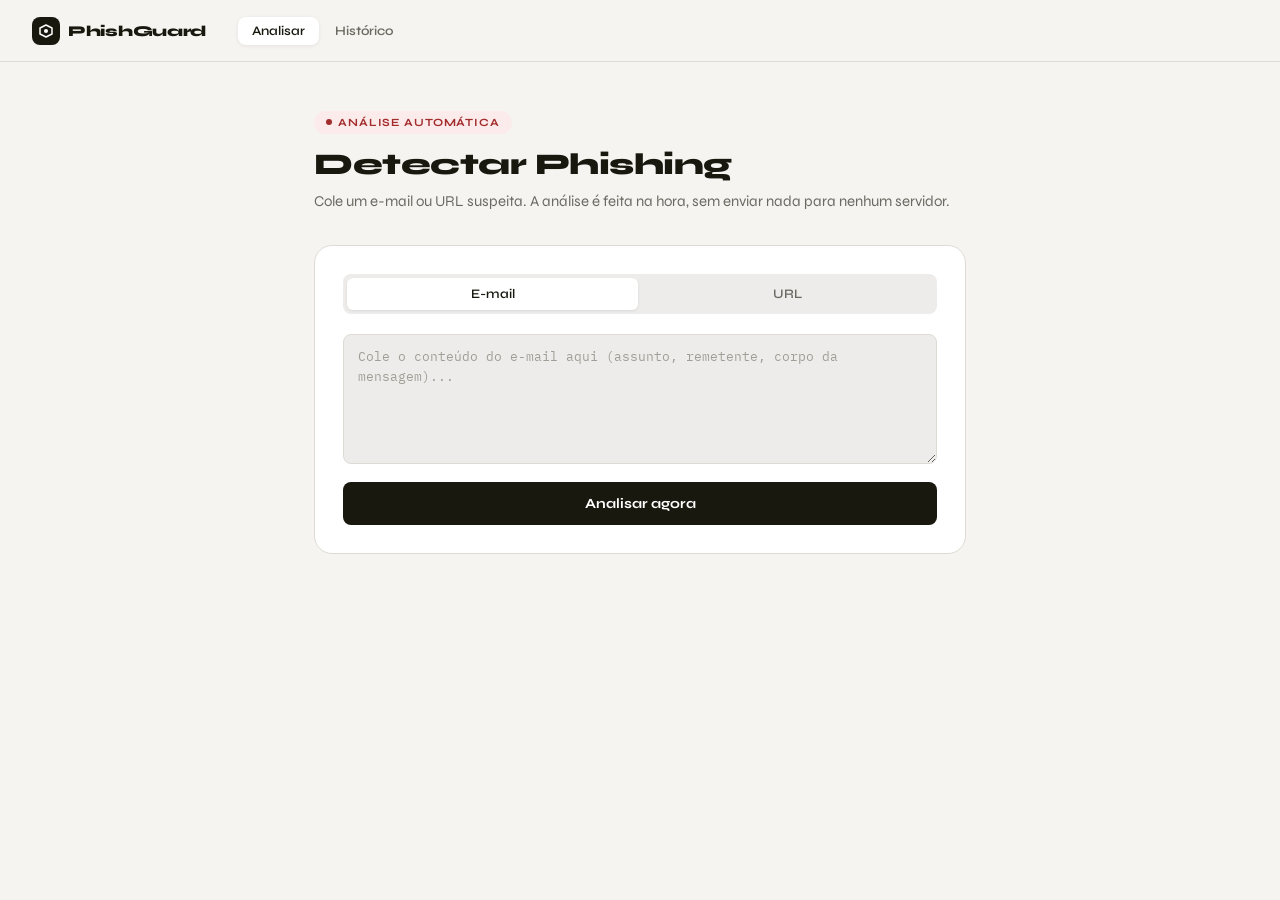
<file: index.html>
<!DOCTYPE html>
<html lang="pt-BR">
<head>
  <meta charset="UTF-8"/>
  <meta name="viewport" content="width=device-width, initial-scale=1.0"/>
  <title>PhishGuard — Analisar</title>
  <link rel="stylesheet" href="style.css"/>
</head>
<body>

<nav>
  <a class="nav-brand" href="index.html">
    <div class="nav-brand-icon">
      <svg viewBox="0 0 14 14" fill="none" xmlns="http://www.w3.org/2000/svg">
        <path d="M7 1L13 4V10L7 13L1 10V4L7 1Z" stroke="white" stroke-width="1.5" stroke-linejoin="round"/>
        <circle cx="7" cy="7" r="2" fill="white"/>
      </svg>
    </div>
    PhishGuard
  </a>
  <div class="nav-links">
    <a class="nav-link active" href="index.html">Analisar</a>
    <a class="nav-link" href="historico.html">Histórico</a>
  </div>
</nav>

<div class="page">
  <div class="page-header">
    <div class="page-badge badge-red">
      <span class="pulse"></span>
      Análise automática
    </div>
    <h1>Detectar Phishing</h1>
    <p class="page-subtitle">Cole um e-mail ou URL suspeita. A análise é feita na hora, sem enviar nada para nenhum servidor.</p>
  </div>

  <div class="card">
    <div class="tabs">
      <button class="tab active" onclick="setTab('email', this)">E-mail</button>
      <button class="tab" onclick="setTab('url', this)">URL</button>
    </div>

    <textarea
      class="textarea"
      id="input"
      placeholder="Cole o conteúdo do e-mail aqui (assunto, remetente, corpo da mensagem)..."
    ></textarea>

    <button class="btn" id="btn" onclick="analyze()">Analisar agora</button>
    <button class="btn btn-outline" id="reset-btn" style="display:none;margin-top:8px" onclick="resetForm()">Analisar outro</button>
  </div>

  <div id="result" style="display:none">
    <div class="verdict-box verdict"></div>
    <div class="findings-title">Indicadores encontrados</div>
    <div class="findings"></div>
  </div>
</div>

<script src="app.js"></script>
<script>
  let currentTab = 'email';

  function setTab(t, el) {
    currentTab = t;
    document.querySelectorAll('.tab').forEach(b => b.classList.remove('active'));
    el.classList.add('active');
    const ta = document.getElementById('input');
    ta.placeholder = t === 'email'
      ? 'Cole o conteúdo do e-mail aqui (assunto, remetente, corpo da mensagem)...'
      : 'Cole a URL suspeita aqui (ex: https://seu-banco.login-seguro.net/acesso)';
    resetForm();
  }

  function resetForm() {
    document.getElementById('result').style.display = 'none';
    document.getElementById('reset-btn').style.display = 'none';
    document.getElementById('btn').style.display = 'block';
    document.getElementById('input').value = '';
  }

  function analyze() {
    const input = document.getElementById('input').value.trim();
    if (!input) return alert('Cole algum conteúdo para analisar.');

    const { score, findings } = currentTab === 'email' ? analyzeEmail(input) : analyzeURL(input);
    const verdict = getVerdict(score);
    const summary = getSummary(verdict, score);

    const resultEl = document.getElementById('result');
    renderResult(resultEl, findings, { score, verdict, summary });
    resultEl.style.display = 'block';
    resultEl.scrollIntoView({ behavior: 'smooth', block: 'start' });

    saveToHistory({
      type: currentTab,
      preview: input.slice(0, 120),
      verdict, score, summary, findings
    });

    document.getElementById('btn').style.display = 'none';
    document.getElementById('reset-btn').style.display = 'block';
  }
</script>
</body>
</html>
</file>
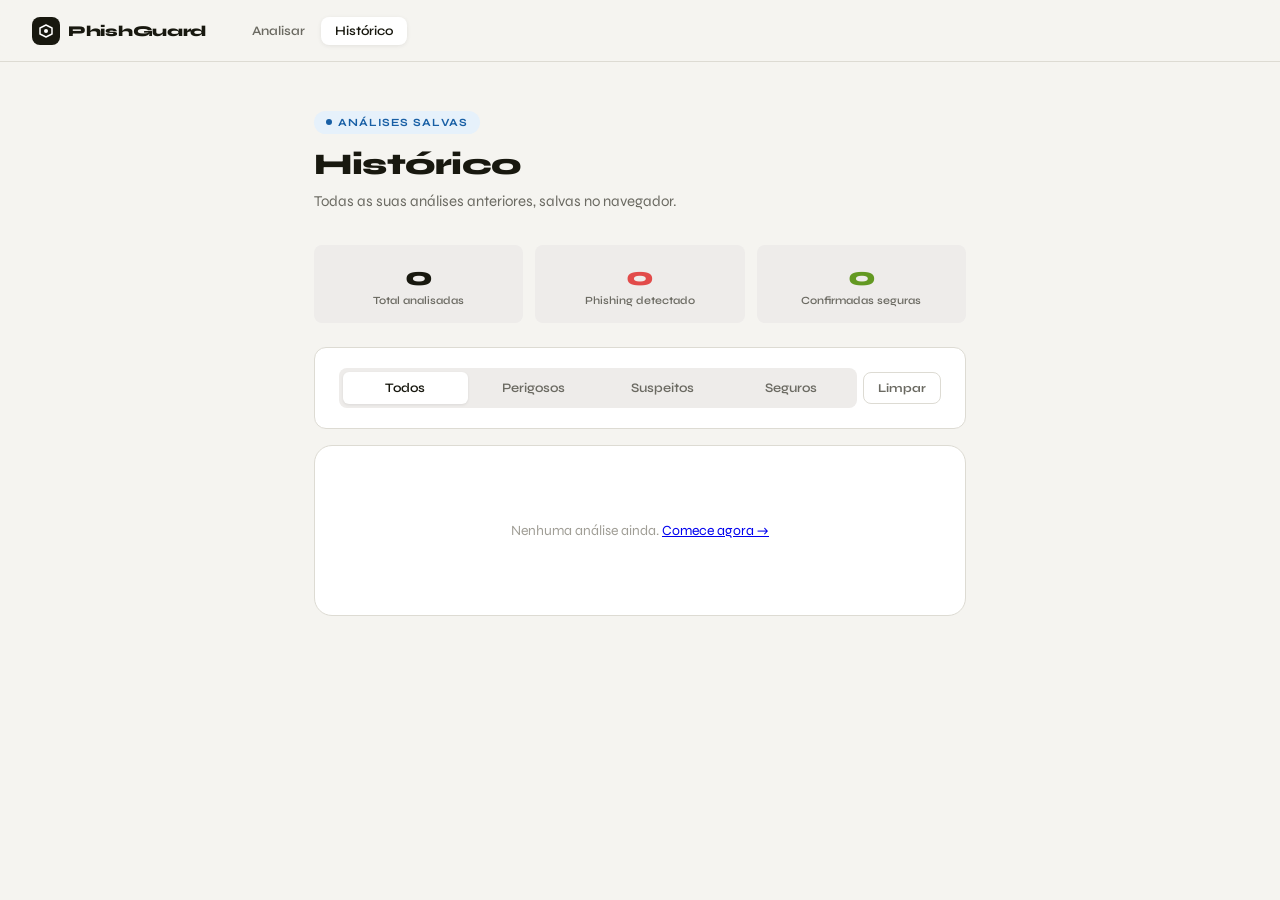
<file: historico.html>
<!DOCTYPE html>
<html lang="pt-BR">
<head>
  <meta charset="UTF-8"/>
  <meta name="viewport" content="width=device-width, initial-scale=1.0"/>
  <title>PhishGuard — Histórico</title>
  <link rel="stylesheet" href="style.css"/>
</head>
<body>

<nav>
  <a class="nav-brand" href="index.html">
    <div class="nav-brand-icon">
      <svg viewBox="0 0 14 14" fill="none" xmlns="http://www.w3.org/2000/svg">
        <path d="M7 1L13 4V10L7 13L1 10V4L7 1Z" stroke="white" stroke-width="1.5" stroke-linejoin="round"/>
        <circle cx="7" cy="7" r="2" fill="white"/>
      </svg>
    </div>
    PhishGuard
  </a>
  <div class="nav-links">
    <a class="nav-link" href="index.html">Analisar</a>
    <a class="nav-link active" href="historico.html">Histórico</a>
  </div>
</nav>

<div class="page">
  <div class="page-header">
    <div class="page-badge badge-blue">
      <span class="pulse"></span>
      Análises salvas
    </div>
    <h1>Histórico</h1>
    <p class="page-subtitle">Todas as suas análises anteriores, salvas no navegador.</p>
  </div>

  <div class="stat-grid" id="stats-grid"></div>

  <div class="card-sm" style="display:flex;gap:6px;align-items:center;margin-bottom:1rem">
    <div class="tabs" style="flex:1;margin:0">
      <button class="tab active" onclick="filterHistory('all', this)">Todos</button>
      <button class="tab" onclick="filterHistory('danger', this)">Perigosos</button>
      <button class="tab" onclick="filterHistory('suspicious', this)">Suspeitos</button>
      <button class="tab" onclick="filterHistory('safe', this)">Seguros</button>
    </div>
    <button onclick="clearHistory()" style="padding:8px 14px;background:transparent;border:1px solid var(--border);border-radius:var(--radius-sm);font-family:'Syne',sans-serif;font-size:12px;font-weight:700;color:var(--text-muted);cursor:pointer" onmouseover="this.style.background='var(--surface2)'" onmouseout="this.style.background='transparent'">Limpar</button>
  </div>

  <div class="card">
    <div id="history-list"></div>
  </div>

  <div id="detail" style="display:none">
    <div style="display:flex;align-items:center;justify-content:space-between;margin-bottom:1rem">
      <h2 style="font-size:18px;font-weight:700">Detalhes da análise</h2>
      <button onclick="closeDetail()" style="background:var(--surface2);border:none;border-radius:var(--radius-sm);padding:6px 14px;font-family:'Syne',sans-serif;font-size:13px;font-weight:600;cursor:pointer">Fechar</button>
    </div>
    <div class="verdict-box verdict"></div>
    <div class="findings-title">Indicadores</div>
    <div class="findings"></div>
  </div>
</div>

<script src="app.js"></script>
<script>
  let currentFilter = 'all';
  let allHistory = [];

  function verdictColor(v) {
    return v === 'danger' ? 'var(--red)' : v === 'suspicious' ? 'var(--amber)' : 'var(--green)';
  }

  function typeLabel(t) { return t === 'email' ? 'E-mail' : 'URL'; }

  function formatDate(iso) {
    const d = new Date(iso);
    return d.toLocaleDateString('pt-BR') + ' ' + d.toLocaleTimeString('pt-BR', { hour: '2-digit', minute: '2-digit' });
  }

  function renderStats() {
    const s = getStats();
    document.getElementById('stats-grid').innerHTML = `
      <div class="stat-card">
        <div class="stat-num">${s.total}</div>
        <div class="stat-label">Total analisadas</div>
      </div>
      <div class="stat-card">
        <div class="stat-num" style="color:var(--red)">${s.danger}</div>
        <div class="stat-label">Phishing detectado</div>
      </div>
      <div class="stat-card">
        <div class="stat-num" style="color:var(--green)">${s.safe}</div>
        <div class="stat-label">Confirmadas seguras</div>
      </div>`;
  }

  function renderList(filter) {
    const list = filter === 'all' ? allHistory : allHistory.filter(x => x.verdict === filter);
    const el = document.getElementById('history-list');
    if (list.length === 0) {
      el.innerHTML = `<div class="history-empty">${filter === 'all' ? 'Nenhuma análise ainda. <a href="index.html">Comece agora →</a>' : 'Nenhuma análise nessa categoria.'}</div>`;
      return;
    }
    el.innerHTML = list.map(item => `
      <div class="history-item" onclick="showDetail(${item.id})">
        <div class="history-verdict" style="background:${verdictColor(item.verdict)}"></div>
        <div class="history-content">
          <div class="history-text">${item.preview}</div>
          <div class="history-meta">${typeLabel(item.type)} · ${formatDate(item.date)}</div>
        </div>
        <div class="history-score" style="color:${verdictColor(item.verdict)}">${item.score}/100</div>
      </div>`).join('');
  }

  function filterHistory(f, el) {
    currentFilter = f;
    document.querySelectorAll('.tabs .tab').forEach(b => b.classList.remove('active'));
    el.classList.add('active');
    renderList(f);
  }

  function showDetail(id) {
    const item = allHistory.find(x => x.id === id);
    if (!item) return;
    const det = document.getElementById('detail');
    det.style.display = 'block';
    renderResult(det, item.findings, item);
    det.scrollIntoView({ behavior: 'smooth' });
  }

  function closeDetail() { document.getElementById('detail').style.display = 'none'; }

  function clearHistory() {
    if (!confirm('Limpar todo o histórico?')) return;
    localStorage.removeItem('phishing_history');
    allHistory = [];
    renderStats();
    renderList(currentFilter);
  }

  allHistory = getHistory();
  renderStats();
  renderList('all');
</script>
</body>
</html>
</file>
<file: style.css>
@import url('https://fonts.googleapis.com/css2?family=Syne:wght@400;600;700;800&family=IBM+Plex+Mono:wght@400;500&display=swap');

*, *::before, *::after { box-sizing: border-box; margin: 0; padding: 0; }

:root {
  --bg: #f5f4f0;
  --surface: #ffffff;
  --surface2: #eeecea;
  --border: #dddbd3;
  --text: #18180f;
  --text-muted: #6b6a62;
  --text-hint: #a09e96;
  --radius-sm: 8px;
  --radius-md: 12px;
  --radius-lg: 18px;
  --red: #E24B4A;
  --red-light: #FCEBEB;
  --red-dark: #A32D2D;
  --amber: #EF9F27;
  --amber-light: #FAEEDA;
  --amber-dark: #854F0B;
  --green: #639922;
  --green-light: #EAF3DE;
  --green-dark: #3B6D11;
  --blue: #378ADD;
  --blue-light: #E6F1FB;
  --blue-dark: #185FA5;
  --nav-h: 62px;
}

body {
  font-family: 'Syne', sans-serif;
  background: var(--bg);
  color: var(--text);
  min-height: 100vh;
}

/* ── NAV ── */
nav {
  position: sticky;
  top: 0;
  z-index: 100;
  height: var(--nav-h);
  background: rgba(245,244,240,0.88);
  backdrop-filter: blur(12px);
  border-bottom: 1px solid var(--border);
  display: flex;
  align-items: center;
  padding: 0 2rem;
  gap: 2rem;
}

.nav-brand {
  display: flex;
  align-items: center;
  gap: 8px;
  text-decoration: none;
  font-size: 15px;
  font-weight: 800;
  color: var(--text);
  letter-spacing: -0.3px;
  flex-shrink: 0;
}

.nav-brand-icon {
  width: 28px;
  height: 28px;
  background: var(--text);
  border-radius: 8px;
  display: flex;
  align-items: center;
  justify-content: center;
}

.nav-brand-icon svg { width: 14px; height: 14px; }

.nav-links {
  display: flex;
  gap: 2px;
  flex: 1;
}

.nav-link {
  padding: 6px 14px;
  border-radius: var(--radius-sm);
  font-size: 13px;
  font-weight: 600;
  color: var(--text-muted);
  text-decoration: none;
  transition: all .15s;
}

.nav-link:hover { background: var(--surface2); color: var(--text); }
.nav-link.active { background: var(--surface); color: var(--text); box-shadow: 0 1px 4px rgba(0,0,0,0.08); }

.nav-badge {
  margin-left: auto;
  display: flex;
  align-items: center;
  gap: 6px;
  font-size: 11px;
  font-weight: 700;
  color: var(--green-dark);
  background: var(--green-light);
  padding: 4px 10px;
  border-radius: 999px;
}

.nav-badge.disconnected { color: var(--red-dark); background: var(--red-light); }

.nav-dot {
  width: 6px; height: 6px;
  border-radius: 50%;
  background: currentColor;
}

/* ── PAGE WRAPPER ── */
.page {
  max-width: 700px;
  margin: 0 auto;
  padding: 3rem 1.5rem 4rem;
}

.page-wide {
  max-width: 960px;
  margin: 0 auto;
  padding: 3rem 1.5rem 4rem;
}

/* ── HEADINGS ── */
.page-header { margin-bottom: 2rem; }

.page-badge {
  display: inline-flex;
  align-items: center;
  gap: 6px;
  font-size: 11px;
  font-weight: 700;
  letter-spacing: 0.08em;
  text-transform: uppercase;
  padding: 5px 12px;
  border-radius: 999px;
  margin-bottom: 14px;
}

.badge-red { background: var(--red-light); color: var(--red-dark); }
.badge-blue { background: var(--blue-light); color: var(--blue-dark); }
.badge-green { background: var(--green-light); color: var(--green-dark); }
.badge-amber { background: var(--amber-light); color: var(--amber-dark); }

.pulse {
  width: 6px; height: 6px;
  border-radius: 50%;
  background: currentColor;
  animation: pulse 1.8s ease-in-out infinite;
}

@keyframes pulse {
  0%, 100% { opacity: 1; transform: scale(1); }
  50% { opacity: 0.4; transform: scale(0.8); }
}

h1 {
  font-size: 30px;
  font-weight: 800;
  letter-spacing: -0.5px;
  line-height: 1.1;
  margin-bottom: 8px;
}

.page-subtitle {
  font-size: 15px;
  color: var(--text-muted);
  line-height: 1.6;
}

/* ── CARD ── */
.card {
  background: var(--surface);
  border: 1px solid var(--border);
  border-radius: var(--radius-lg);
  padding: 1.75rem;
  margin-bottom: 1rem;
}

.card-sm {
  background: var(--surface);
  border: 1px solid var(--border);
  border-radius: var(--radius-md);
  padding: 1.25rem 1.5rem;
  margin-bottom: 1rem;
}

/* ── FORM ELEMENTS ── */
.label {
  font-size: 12px;
  font-weight: 700;
  letter-spacing: 0.06em;
  text-transform: uppercase;
  color: var(--text-muted);
  margin-bottom: 8px;
  display: block;
}

.input, .textarea {
  width: 100%;
  padding: 12px 14px;
  border: 1px solid var(--border);
  border-radius: var(--radius-sm);
  font-family: 'IBM Plex Mono', monospace;
  font-size: 13px;
  color: var(--text);
  background: var(--surface2);
  outline: none;
  transition: border-color .15s;
}

.input:focus, .textarea:focus { border-color: #888; background: var(--surface); }
.input::placeholder, .textarea::placeholder { color: var(--text-hint); }

.textarea {
  min-height: 130px;
  resize: vertical;
  line-height: 1.6;
}

.btn {
  display: block;
  width: 100%;
  padding: 13px;
  background: var(--text);
  color: #fff;
  border: none;
  border-radius: var(--radius-sm);
  font-family: 'Syne', sans-serif;
  font-size: 14px;
  font-weight: 700;
  cursor: pointer;
  transition: opacity .15s;
  margin-top: 14px;
}

.btn:hover { opacity: 0.82; }
.btn:disabled { opacity: 0.35; cursor: not-allowed; }

.btn-outline {
  background: transparent;
  color: var(--text-muted);
  border: 1px solid var(--border);
}

.btn-outline:hover { background: var(--surface2); color: var(--text); opacity: 1; }

/* ── TABS ── */
.tabs {
  display: flex;
  gap: 4px;
  background: var(--surface2);
  padding: 4px;
  border-radius: var(--radius-sm);
  margin-bottom: 1.25rem;
}

.tab {
  flex: 1;
  padding: 8px;
  border: none;
  background: transparent;
  border-radius: 6px;
  font-family: 'Syne', sans-serif;
  font-size: 13px;
  font-weight: 600;
  color: var(--text-muted);
  cursor: pointer;
  transition: all .15s;
}

.tab.active {
  background: var(--surface);
  color: var(--text);
  box-shadow: 0 1px 3px rgba(0,0,0,0.08);
}

/* ── SPINNER ── */
.loading {
  display: none;
  align-items: center;
  gap: 10px;
  color: var(--text-muted);
  font-size: 14px;
  padding: 1rem 0;
}

.spinner {
  width: 18px; height: 18px;
  border: 2px solid var(--border);
  border-top-color: var(--text);
  border-radius: 50%;
  animation: spin .7s linear infinite;
  flex-shrink: 0;
}

@keyframes spin { to { transform: rotate(360deg); } }

/* ── VERDICT ── */
.verdict {
  display: flex;
  align-items: center;
  gap: 14px;
  padding: 16px 20px;
  border-radius: var(--radius-md);
  margin-bottom: 1rem;
  border: 1px solid;
}

.verdict.safe    { background: var(--green-light); border-color: #c0dd97; }
.verdict.suspicious { background: var(--amber-light); border-color: #FAC775; }
.verdict.danger  { background: var(--red-light); border-color: #F7C1C1; }

.verdict-icon {
  width: 42px; height: 42px;
  border-radius: 50%;
  display: flex; align-items: center; justify-content: center;
  font-size: 20px; font-weight: 700;
  flex-shrink: 0;
}

.safe .verdict-icon    { background: #c0dd97; color: var(--green-dark); }
.suspicious .verdict-icon { background: #FAC775; color: var(--amber-dark); }
.danger .verdict-icon  { background: #F7C1C1; color: var(--red-dark); }

.verdict-label { font-size: 16px; font-weight: 700; }
.safe .verdict-label    { color: var(--green-dark); }
.suspicious .verdict-label { color: var(--amber-dark); }
.danger .verdict-label  { color: var(--red-dark); }

.verdict-summary { font-size: 13px; color: var(--text-muted); margin-top: 3px; }

.score-row { display: flex; align-items: center; gap: 10px; margin-top: 8px; }

.score-bar-wrap {
  flex: 1; height: 5px;
  background: rgba(0,0,0,0.1);
  border-radius: 999px; overflow: hidden;
}

.score-bar { height: 100%; border-radius: 999px; transition: width .7s ease; }
.score-label { font-size: 11px; font-weight: 600; color: var(--text-muted); white-space: nowrap; }

/* ── FINDINGS ── */
.findings-title {
  font-size: 11px; font-weight: 700;
  letter-spacing: 0.08em; text-transform: uppercase;
  color: var(--text-hint); margin-bottom: 10px;
}

.findings { display: flex; flex-direction: column; gap: 8px; }

.finding {
  display: flex; gap: 12px; align-items: flex-start;
  padding: 12px 16px;
  background: var(--surface);
  border: 1px solid var(--border);
  border-radius: var(--radius-sm);
}

.finding-dot {
  width: 8px; height: 8px;
  border-radius: 50%; flex-shrink: 0; margin-top: 5px;
}

.dot-red   { background: var(--red); }
.dot-amber { background: var(--amber); }
.dot-green { background: var(--green); }

.finding-label { font-size: 12px; font-weight: 700; margin-bottom: 3px; }
.finding-detail { font-size: 13px; color: var(--text-muted); line-height: 1.5; }

/* ── HISTORY TABLE ── */
.history-empty {
  text-align: center;
  padding: 3rem 1rem;
  color: var(--text-hint);
  font-size: 14px;
}

.history-item {
  display: flex;
  align-items: center;
  gap: 14px;
  padding: 14px 0;
  border-bottom: 1px solid var(--border);
  cursor: pointer;
  transition: opacity .1s;
}

.history-item:last-child { border-bottom: none; }
.history-item:hover { opacity: 0.7; }

.history-verdict {
  width: 10px; height: 10px;
  border-radius: 50%; flex-shrink: 0;
}

.history-content { flex: 1; min-width: 0; }
.history-text {
  font-size: 13px; font-family: 'IBM Plex Mono', monospace;
  white-space: nowrap; overflow: hidden; text-overflow: ellipsis;
  color: var(--text);
}

.history-meta { font-size: 11px; color: var(--text-hint); margin-top: 2px; }
.history-score { font-size: 13px; font-weight: 700; flex-shrink: 0; }

/* ── SETTINGS ── */
.settings-row {
  display: flex;
  gap: 8px;
  align-items: flex-end;
}

.settings-row .input { flex: 1; }

.settings-btn {
  padding: 12px 20px;
  background: var(--text);
  color: #fff;
  border: none;
  border-radius: var(--radius-sm);
  font-family: 'Syne', sans-serif;
  font-size: 13px; font-weight: 700;
  cursor: pointer;
  transition: opacity .15s;
  white-space: nowrap;
}

.settings-btn:hover { opacity: .8; }

.hint { font-size: 12px; color: var(--text-hint); margin-top: 6px; line-height: 1.5; }
.hint a { color: var(--text-muted); }

.divider { height: 1px; background: var(--border); margin: 1.5rem 0; }

.stat-grid {
  display: grid;
  grid-template-columns: repeat(3, 1fr);
  gap: 12px;
  margin-bottom: 1.5rem;
}

.stat-card {
  background: var(--surface2);
  border-radius: var(--radius-sm);
  padding: 1rem;
  text-align: center;
}

.stat-num { font-size: 26px; font-weight: 800; letter-spacing: -1px; }
.stat-label { font-size: 11px; color: var(--text-muted); font-weight: 600; margin-top: 2px; }
</file>
